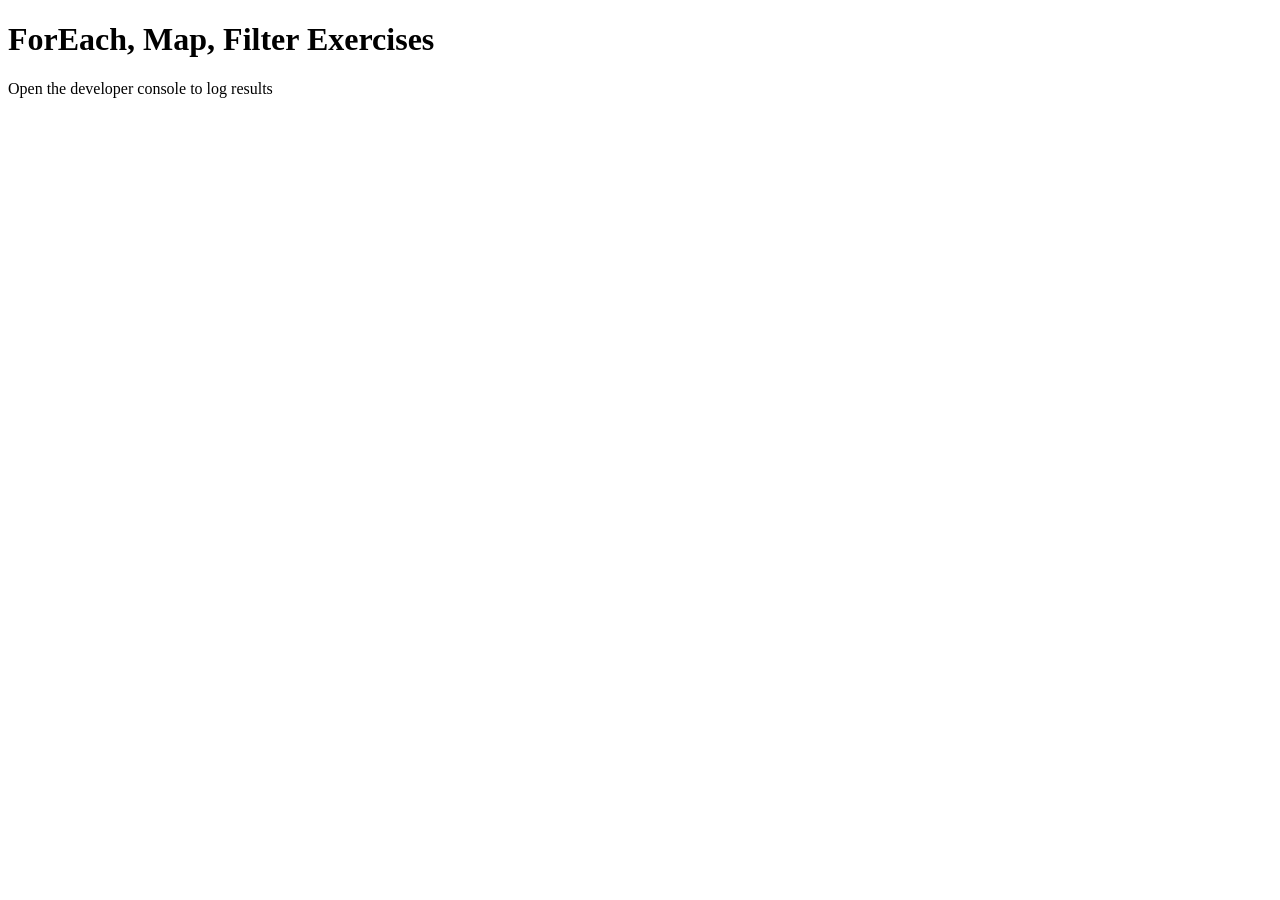
<file: array_methods_forEach_excercise/index.html>
<!DOCTYPE html>
<html lang="en" dir="ltr">
  <head>
    <meta charset="utf-8">
    <title>Exercises</title>
    <script type="text/javascript" src="./forEachExercise.js"></script>
    <script type="text/javascript" src="./mapFilterExercise.js"></script>
  </head>
  <body>
    <h1>ForEach, Map, Filter Exercises</h1>
    <p>Open the developer console to log results</p>
  </body>
</html>
</file>
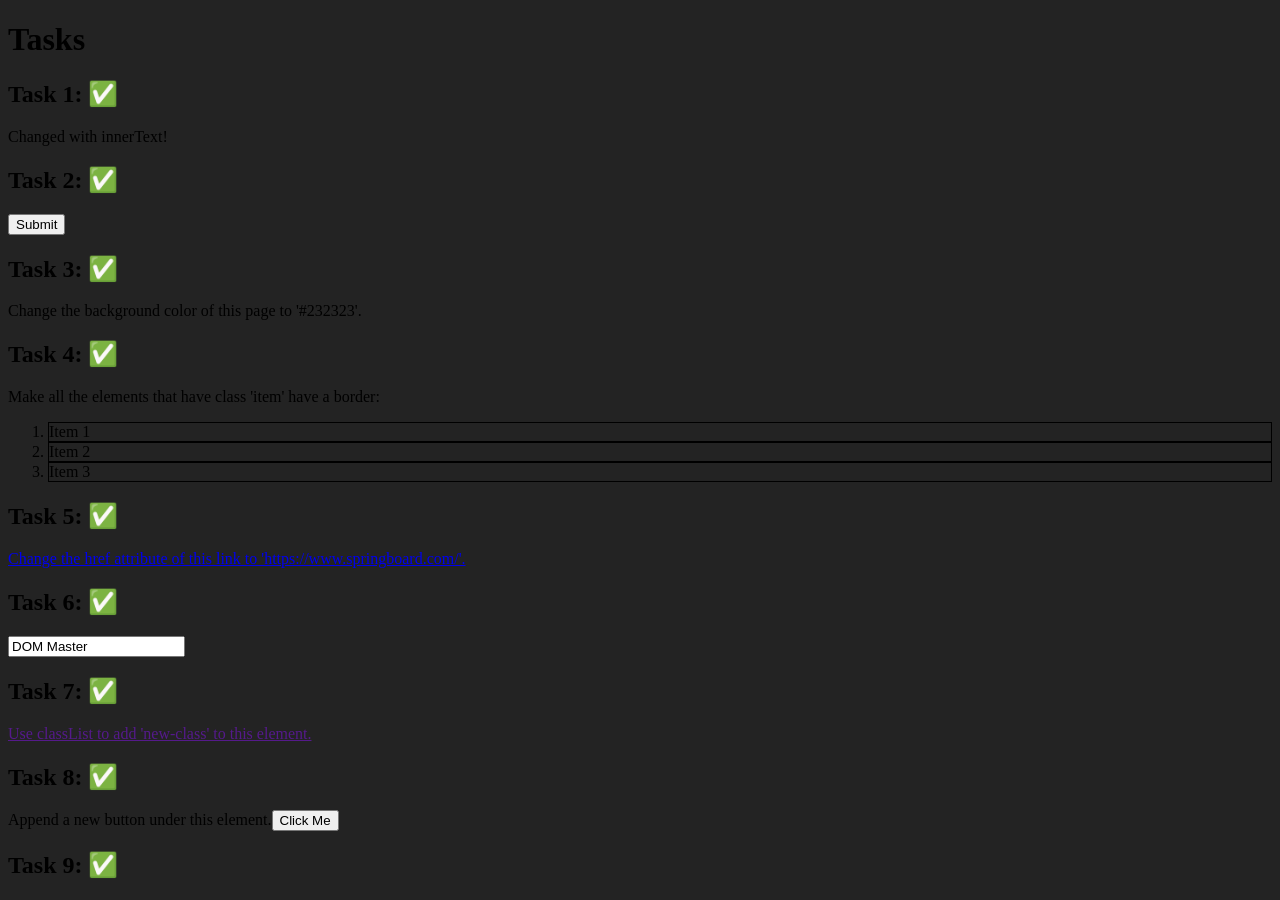
<file: dom_manipulation_exercise/index.html>
<!DOCTYPE html>
<html lang="en">
	<head>
		<meta charset="UTF-8">
		<title>DOM Manipulation Exercise</title>
	</head>
	<body>
		<h1>Tasks</h1>

		<div class="task">
			<h2>Task 1: <span id="test-result-1">❌</span></h2>
			<p id="task1">Use 'innerText' to change this content.</p>
		</div>

		<div class="task">
			<h2>Task 2: <span id="test-result-2">❌</span></h2>
			<p id="task2">Use 'innerHTML' to add a submit button here.</p>
		</div>

		<div class="task">
			<h2>Task 3: <span id="test-result-3">❌</span></h2>
			<p id="task3">Change the background color of this page to '#232323'.</p>
		</div>

		<div class="task">
			<h2>Task 4: <span id="test-result-4">❌</span></h2>
			<p id="task4">Make all the elements that have class 'item' have a border:</p>
			<ol>
				<li class="item">Item 1</li>
				<li class="item">Item 2</li>
				<li class="item">Item 3</li>
			</ol>
		</div>

		<div class="task">
			<h2>Task 5: <span id="test-result-5">❌</span></h2>
			<a id="task5"
			   href="">Change the href attribute of this link to 'https://www.springboard.com/'.</a>
		</div>

		<div class="task">
			<h2>Task 6: <span id="test-result-6">❌</span></h2>
			<input
					id="task6"
					type="text"
					placeholder="Change my value to 'DOM Master'"
					value=""
			/>
		</div>

		<div class="task">
			<h2>Task 7: <span id="test-result-7">❌</span></h2>
			<a
					id="task7"
					href=""
			>Use classList to add 'new-class' to this element.</a>
		</div>

		<div class="task">
			<h2>Task 8: <span id="test-result-8">❌</span></h2>
			<div id="task8">Append a new button under this element.</div>
		</div>

		<div class="task">
			<h2>Task 9: <span id="test-result-9">❌</span></h2>
			<div id="task9">Remove this element.</div>
		</div>

		<script src="reset.js"></script>
		<script src="solution.js"></script>
		<script src="test.js"></script>
	</body>
</html>
</file>
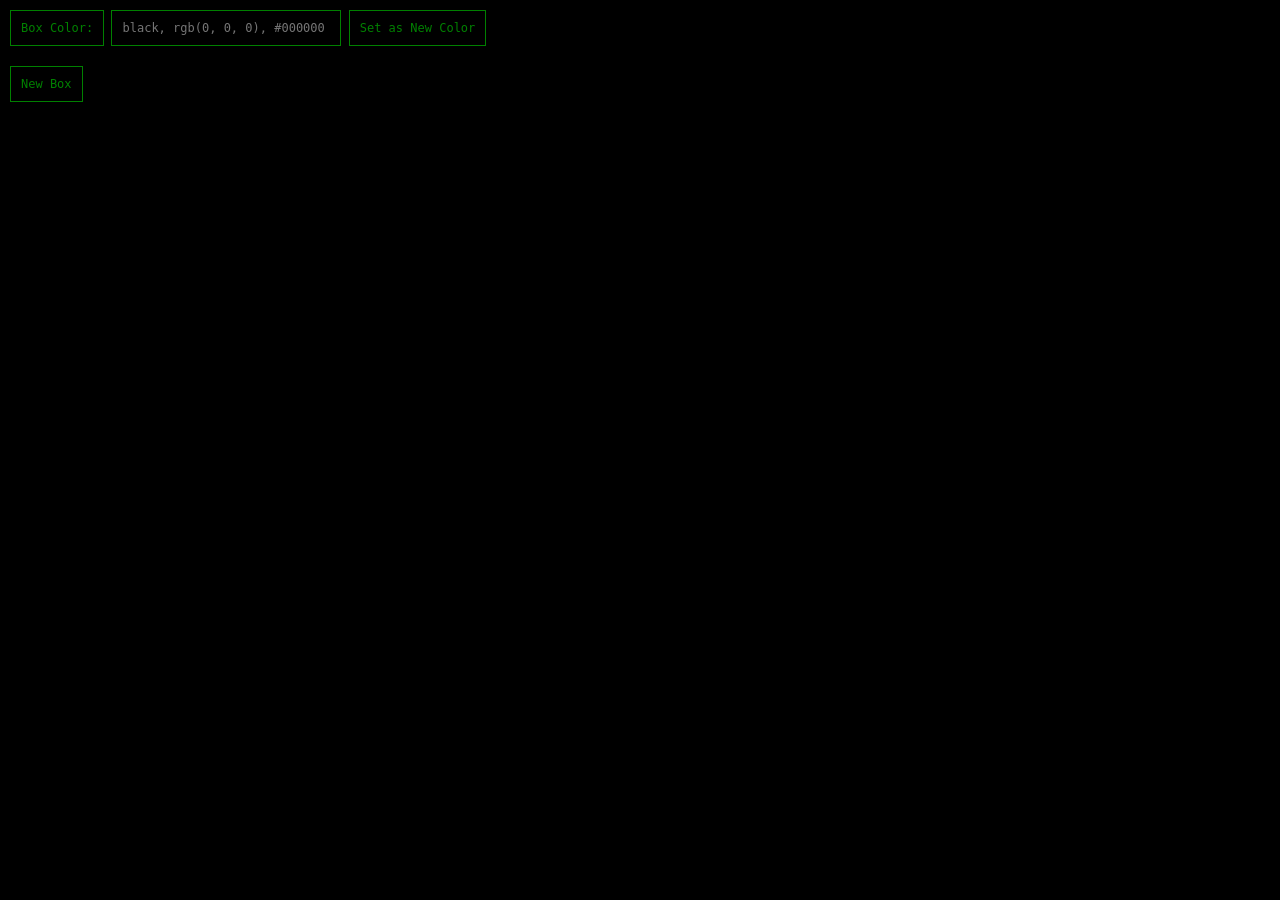
<file: events_exercise/index.html>
<!DOCTYPE html>
<html lang="en">
	<head>
		<meta charset="UTF-8">
		<title>Events Exercise</title>

		<link
				rel="stylesheet"
				href="style.css"
		>
		<script src="script.js"></script>
	</head>
	<body>
		<form id="color-form">
			<label for="color-input">Box Color:</label>
			<input
					type="text"
					id="color-input"
					placeholder="black, rgb(0, 0, 0), #000000"
			>

			<button type="submit">Set as New Color</button>
		</form>

		<button id="new-box-button">New Box</button>

		<div id="box-container">
			<!-- You'll create the boxes here. -->
		</div>
	</body>
</html>
</file>
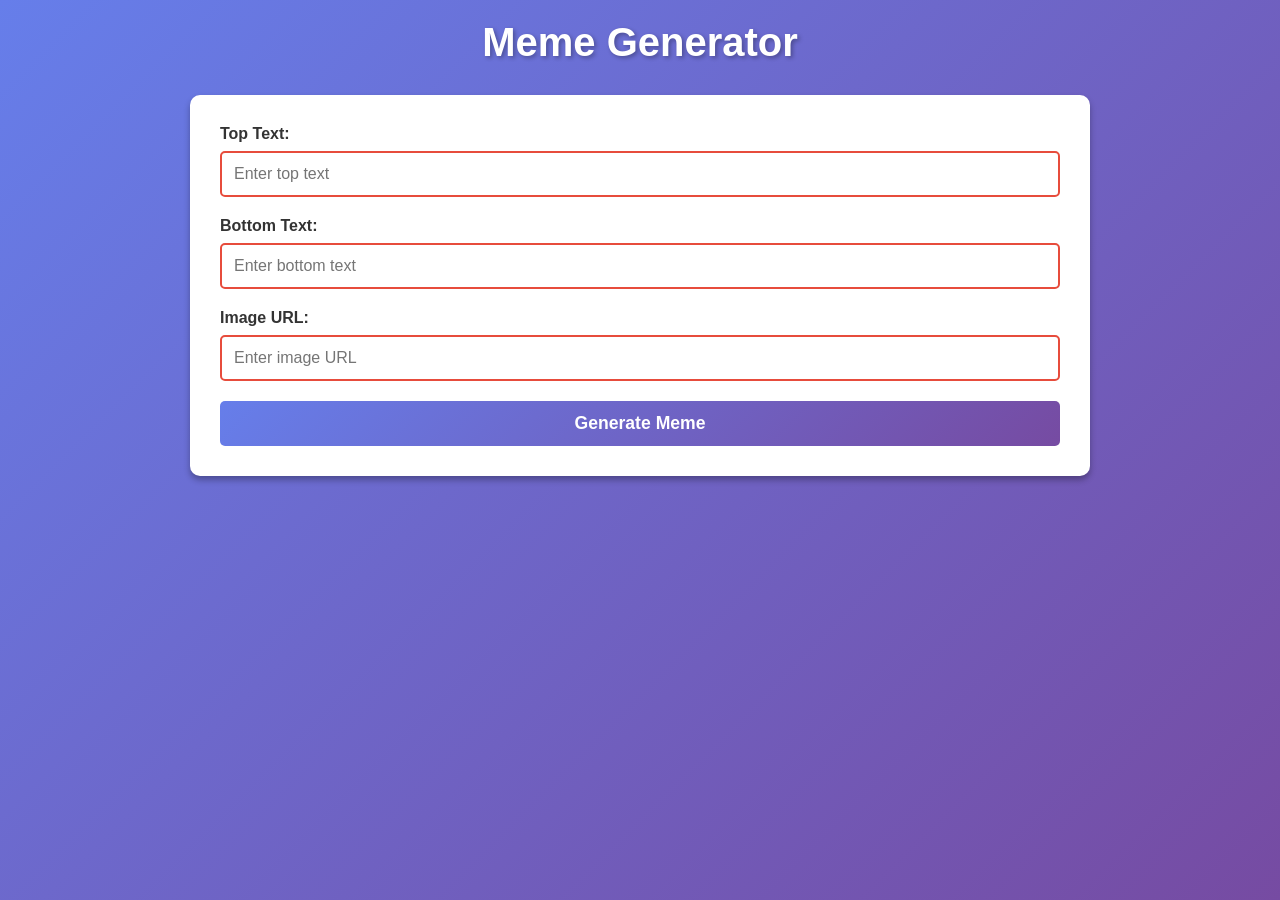
<file: project3/index.html>
<!DOCTYPE html>
<html lang="en">
<head>
    <meta charset="UTF-8">
    <meta name="viewport" content="width=device-width, initial-scale=1.0">
    <title>project 3</title>
    <link rel="stylesheet" href="style.css">
</head>
<body>
  <div class="container">
    <h1>Meme Generator</h1>
    
    <form id="memeForm" class="form">
      <div class="form-group">
        <label for="topText">Top Text:</label>
        <input type="text" id="topText" placeholder="Enter top text" required>
      </div>
      
      <div class="form-group">
        <label for="bottomText">Bottom Text:</label>
        <input type="text" id="bottomText" placeholder="Enter bottom text" required>
      </div>
      
      <div class="form-group">
        <label for="imageUrl">Image URL:</label>
        <input type="url" id="imageUrl" placeholder="Enter image URL" required>
      </div>
      
      <button type="submit" class="submit-btn">Generate Meme</button>
    </form>

    <div id="memesContainer" class="memes-container"></div>
  </div>

  <script src="app.js"></script>
</body>
</html>
</file>
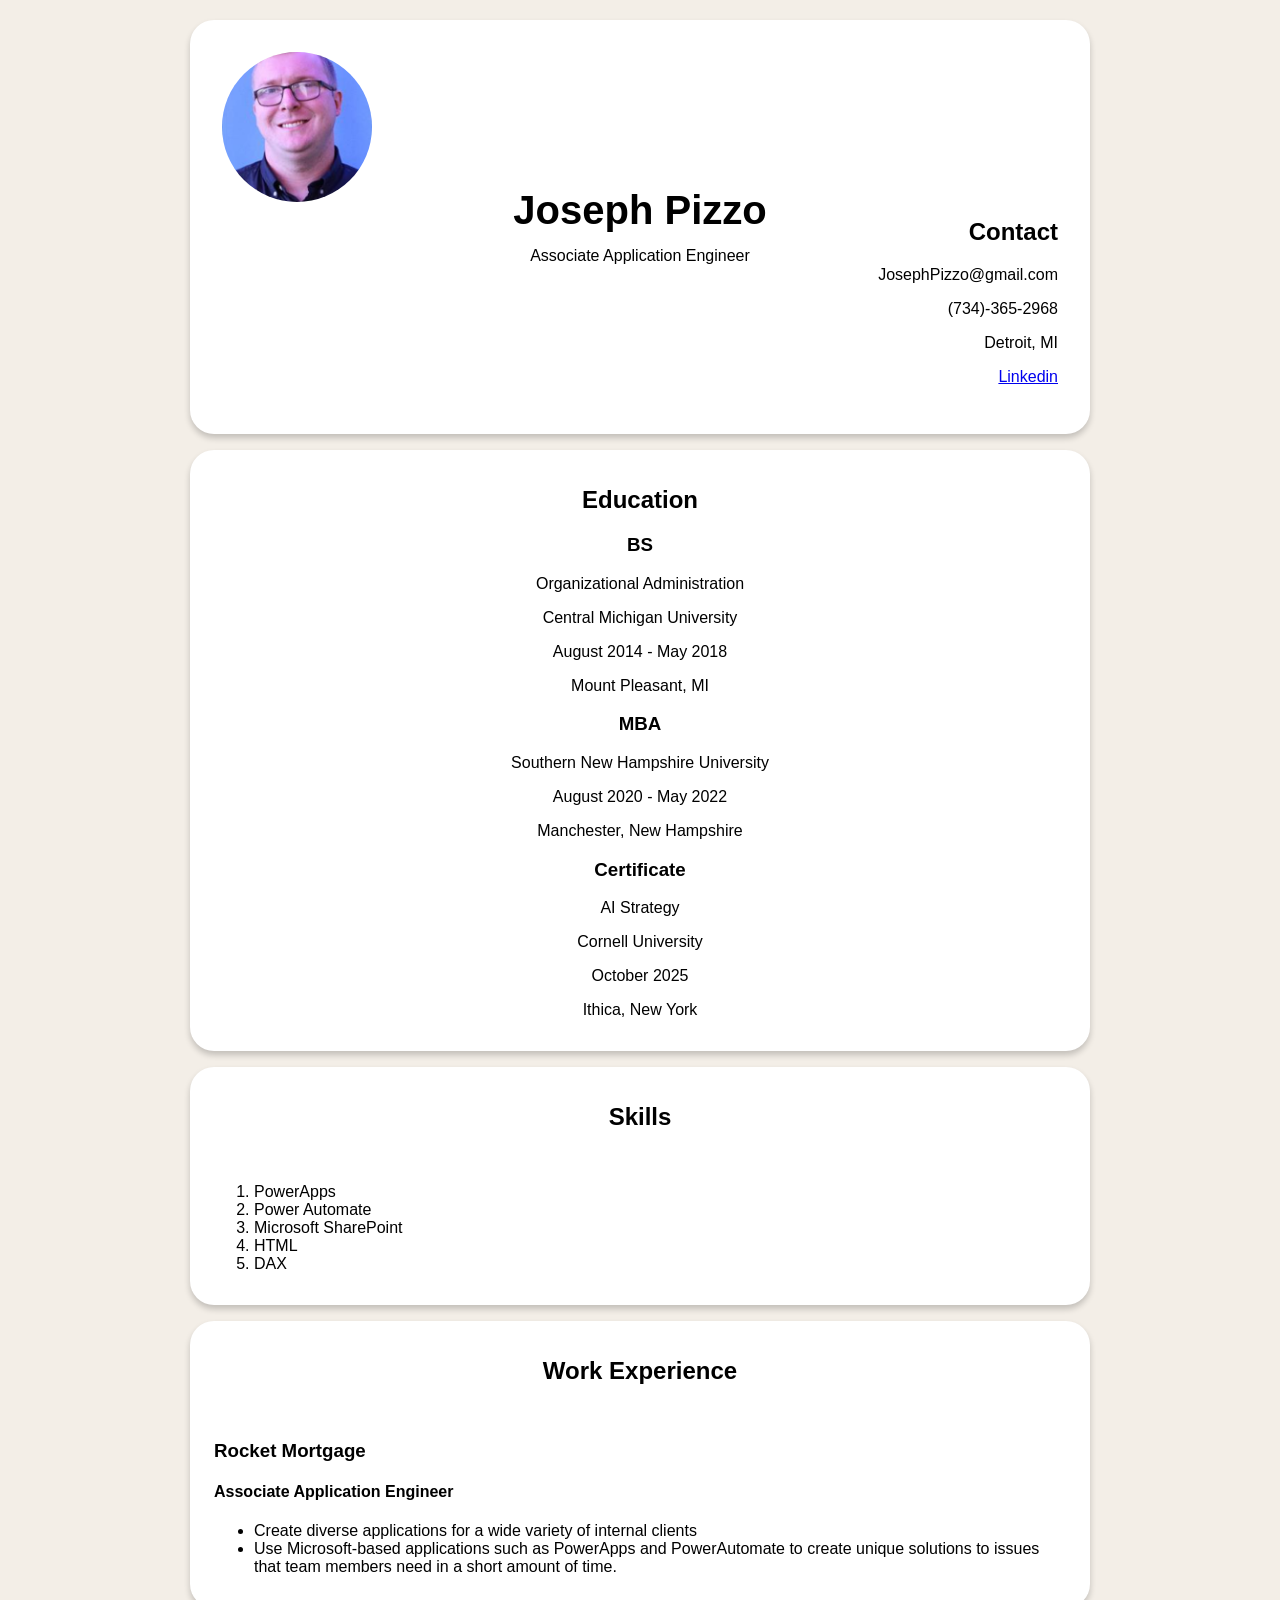
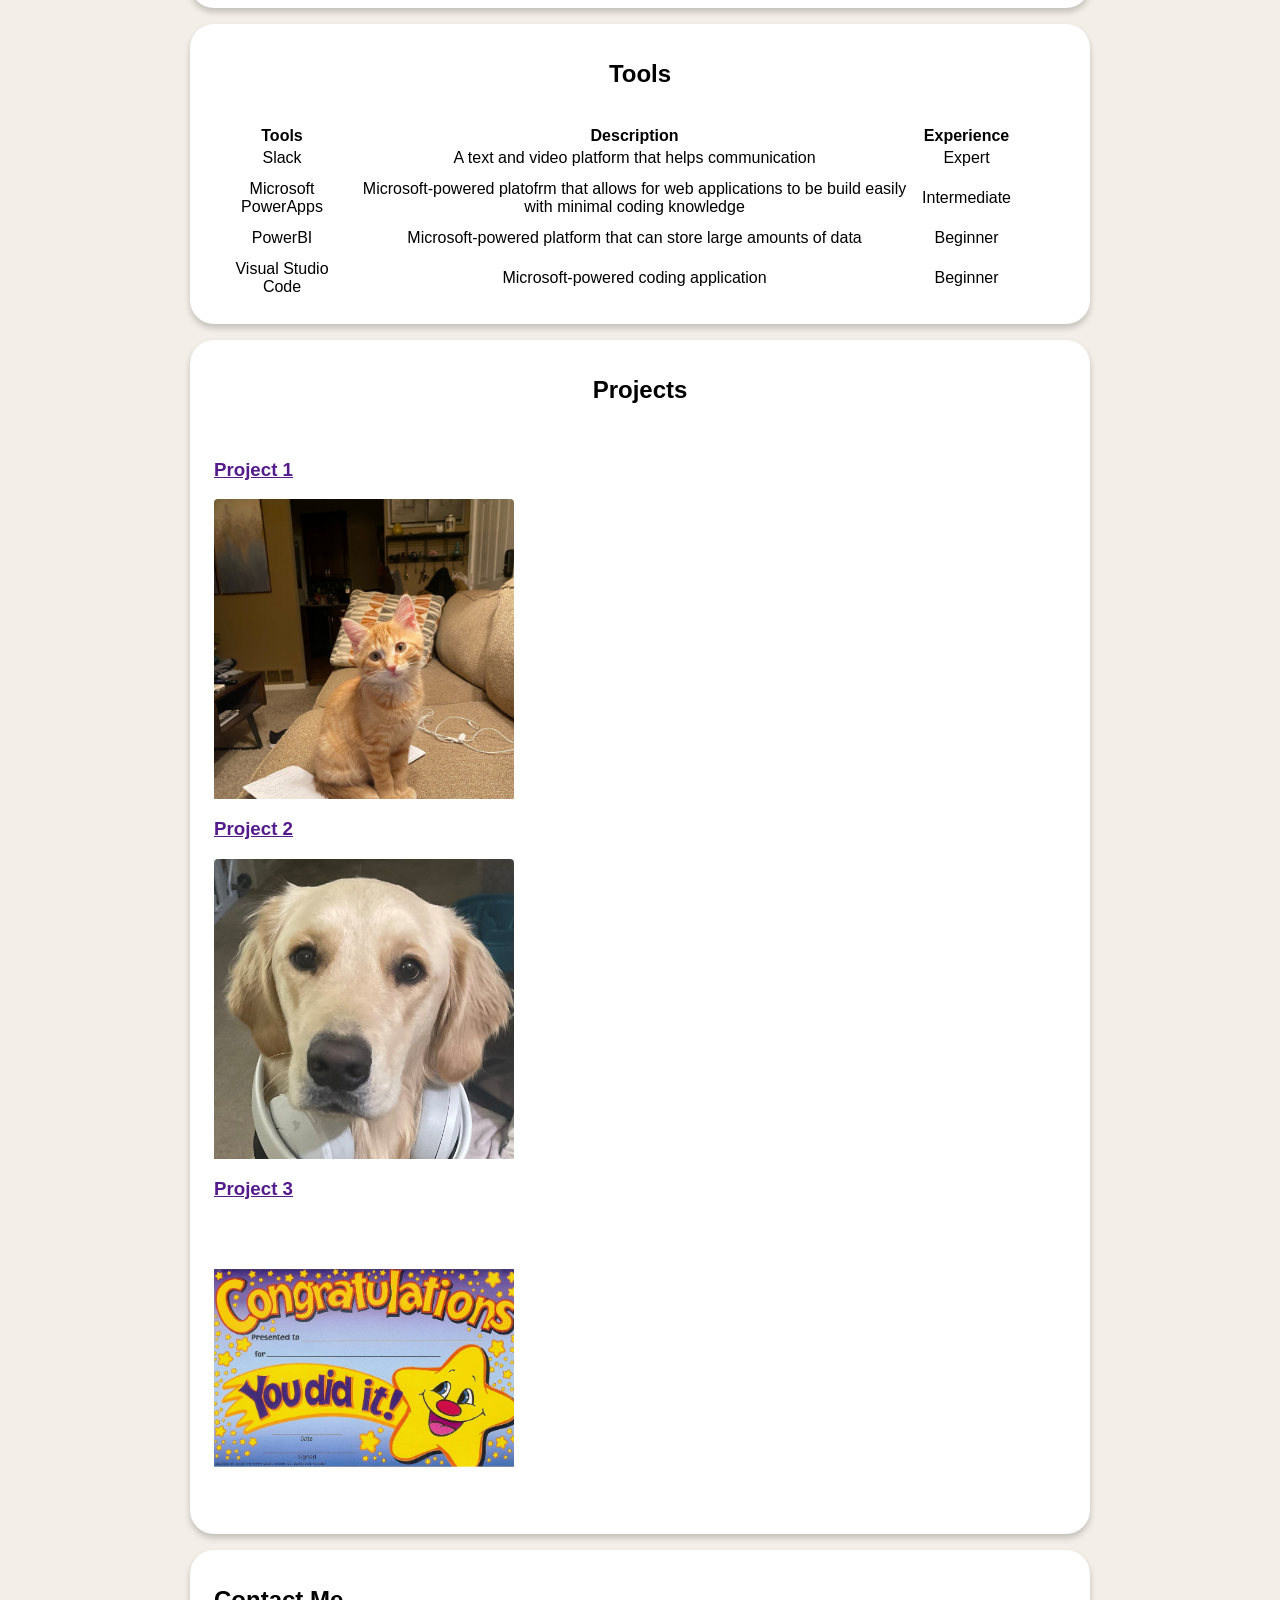
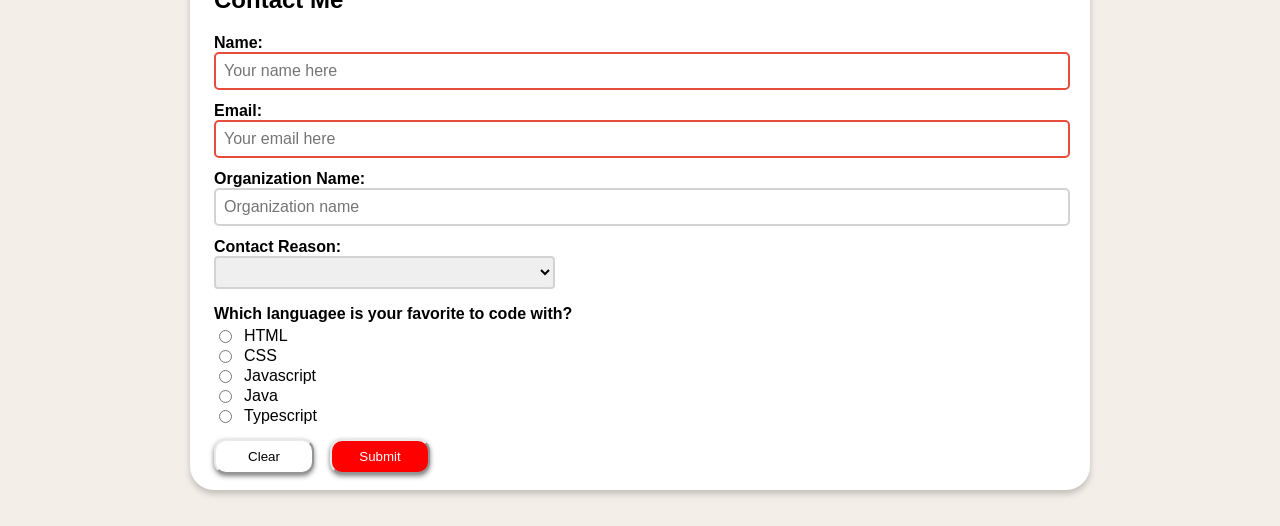
<file: project1/project1__2_2/index.html>
<!DOCTYPE html>
<html lang="en">
<head>
    <meta charset="UTF-8">
    <meta name="viewport" content="width=device-width, initial-scale=1.0">
    <title>Portfolio project</title>
    <link rel="stylesheet" href="style.css">
</head>
<body>
    <div class="container">
        <div class="nav">
            <div class="head-img">
                <img src="../images/sZm0Lh6ghV-official-1562671101880-fclip-w392-h392.jpg">
            </div>
            <div class="nav-name">
                <h1>Joseph Pizzo</h1>
                <p>Associate Application Engineer</p>
            </div>
            <div class="contact-info">
                <h2>Contact</h2>
                <p>JosephPizzo@gmail.com</p>
                <p>(734)-365-2968</p>
                <p>Detroit, MI</p>   
                <p><a href="https://www.linkedin.com/in/pizzojoseph1/">Linkedin</a></p>
            </div>
        </div>
</div>
        

    

    </div>
    <div class="container">
        <div class="questions">
            <h2>Education</h2>
            <div>
                <h3>BS</h3>
                <p>Organizational Administration</p>
                <p>Central Michigan University</p>
                <p>August 2014 - May 2018</p>
                <p>Mount Pleasant, MI</p>
            </div>
            <div>
                <h3>MBA</h3>
                <p>Southern New Hampshire University</p>
                <p>August 2020 - May 2022</p>
                <p>Manchester, New Hampshire</p>
            </div>
            <div>
                <h3>Certificate</h3>
                <p>AI Strategy</p>
                <p>Cornell University</p>
                <p>October 2025</p>
                <p>Ithica, New York</p>
            </div>
        </div>
    </div>
    <div class="container2">
        <div class="questions">
            <div class="container">
                <h2>Skills</h2>
            </div>
            
                <ol>
                    <li>PowerApps</li>
                    <li>Power Automate</li>
                    <li>Microsoft SharePoint</li>
                    <li>HTML</li>
                    <li>DAX</li>
                </ol>
        </div>
    </div>
    <div class="container2">
        <div class="questions">
            <div class="container">
                <h2>Work Experience</h2>
            </div>
            
            <div>
                <h3>Rocket Mortgage</h3>
                <h4>Associate Application Engineer</h4>
                <ul>
                    <li>Create diverse applications for a wide variety of internal clients</li>
                    <li>Use Microsoft-based applications such as PowerApps and PowerAutomate to create unique solutions to issues that team members need in a short amount of time.</li>
                </ul>
            </div>
        </div>
    </div>
    <div class="container2">
        <div class="questions">
            <div class="container">
                <h2>Tools</h2>
            </div>
            
            <div>
                <!-- table element establishes that a table is being input into the html file-->
                <table>
                    <!-- Did not add a caption to this table as the h2 already takes care of the header for this one-->
                     <!-- thead denotes the heading section of the table-->
                    <thead>
                        <!-- tr helps to denote a new table row-->
                        <tr>
                            <!-- th helps to denote that this is going to be a table heading since in the same tr, will be on the same row-->
                            <th>Tools</th>
                            <th>Description</th>
                            <th>Experience</th>
                        </tr>
                    </thead>
                    <!-- tbody helps to denote this will be the body of the table (where a majority of the information will be held)-->
                    <tbody>
                        <tr>
                            <!-- td helps to denote a "basic item" within the table and will not be bolded-->
                            <td>Slack</td>
                            <td>A text and video platform that helps communication</td>
                            <td>Expert</td>
                        </tr>
                        <tr>
                            <td>Microsoft PowerApps</td>
                            <td>Microsoft-powered platofrm that allows for web applications to be build easily with minimal coding knowledge</td>
                            <td>Intermediate</td>
                        </tr>
                        <tr>
                            <td>PowerBI</td>
                            <td>Microsoft-powered platform that can store large amounts of data</td>
                            <td>Beginner</td>
                        </tr>
                        <tr>
                            <td>Visual Studio Code</td>
                            <td>Microsoft-powered coding application</td>
                            <td>Beginner</td>
                        </tr>
                    </tbody>
                </table>
            </div>
        </div>
    </div>
    <div class="container2">
        <div class="questions">
            <div class="container">
                <h2>Projects</h2>
            </div>
            <!-- Project 1 info-->
            <div>
                <h3> <a href="">Project 1</a></h3>
                <div class="img-container">
                    <img src="../images/cat.jpg">
                </div>
                <div>
                    
                </div>
            </div>
            <!-- Project 2 info-->
            <div>
                <h3><a href="">Project 2</a></h3>
                <div class="img-container">
                    <img src="../images/saide.jpg">
                </div>
            </div>
            <!-- Project 3 info-->
            <div>
                <h3><a href="">Project 3</a></h3>
                <div class="img-container">
                    <img src="../images/Achievement.jpg">
                </div>
            </div>
        </div>
    </div>
        <div class="container2">
            <div class="questions">
                <form id="contactMe">
                    <h2>Contact Me</h2>

                    <div class="input-form-group">
                        <label for="user-name">Name:</label>
                        <input type="text" name="user-name" placeholder="Your name here" required>
                    </div>

                    <div class="input-form-group">
                        <label for="user-email">Email:</label>
                        <input type="email" name="user-email" placeholder="Your email here" required>
                    </div>

                    <div class="input-form-group">
                        <label for="user-org">Organization Name:</label>
                        <input type="text" name="user-org" placeholder="Organization name">
                    </div>

                    <div class="dropdown">
                        <label for="contact=Reason">Contact Reason: </label>
                        <select class="custom-dropdown" name="contact-reason" id="">Reason for contact:
                            <option value=""></option>
                            <option value="business">Business</option>
                            <option value="job-placement">Job placement</option>
                            <option value="general-Inquery">General inquery</option>
                        </select>
                    </div>

                    <div class="radio">
                        <label class="radio-label" for="codingQuestion">Which languagee is your favorite to code with?</label>
                        <input class="radio-input" type="radio" name="codingQuestion" value="html">HTML <br>
                        <input class="radio-input" type="radio" name="codingQuestion" value="css">CSS <br>
                        <input class="radio-input" type="radio" name="codingQuestion" value="Javascript">Javascript <br> 
                        <input class="radio-input" type="radio" name="codingQuestion" value="Java">Java <br> 
                        <input class="radio-input" type="radio" name="codingQuestion" value="Typescript">Typescript 
                    </div>
                    <div class="button-container">
                        <button class="button-button" type="button" name="clear">Clear</button>
                        <button class="button-button" type="submit" name="submit">Submit</button>
                    </div>
                </form>
            </div>
        </div>
</body>
</html>
</file>
<file: events_exercise/style.css>
*
{
  font-family: monospace;
  font-size: 12px;
  font-weight: 400;
  box-sizing: border-box;
  margin: 0;
  padding: 0;
}

body
{
  line-height: 1.5;
  color: green;
  background-color: black;
}

button
{
  padding: 10px;
  color: green;
  border: 1px solid green;
  background-color: black;
}

label {
  border: 1px solid green;
  padding: 10px;
}

input
{
  width: 230px;
  padding: 10px;
  color: white;
  border: 1px solid green;
  outline: none;
  background-color: black;
}

#new-box-button
{
  margin: 10px;
}

#color-form
{
  margin: 10px;
}

#box-container
{
  display: flex;
  flex-wrap: wrap;
}

.box
{
  font-family: monospace;
  display: flex;
  align-items: center;
  justify-content: center;
  width: 120px;
  height: 120px;
  margin: 10px;
  border: 1px solid green;
}
</file>
<file: project3/style.css>
* {
  margin: 0;
  padding: 0;
  box-sizing: border-box;
}

body {
  font-family: 'Arial', sans-serif;
  background: linear-gradient(135deg, #667eea 0%, #764ba2 100%);
  min-height: 100vh;
  padding: 20px;
}

.container {
  max-width: 900px;
  margin: 0 auto;
}

h1 {
  text-align: center;
  color: white;
  margin-bottom: 30px;
  font-size: 2.5em;
  text-shadow: 2px 2px 4px rgba(0, 0, 0, 0.3);
}

.form {
  background: white;
  padding: 30px;
  border-radius: 10px;
  box-shadow: 0 4px 6px rgba(0, 0, 0, 0.3);
  margin-bottom: 40px;
}

.form-group {
  margin-bottom: 20px;
}

label {
  display: block;
  margin-bottom: 8px;
  font-weight: bold;
  color: #333;
}

input {
  width: 100%;
  padding: 12px;
  border: 2px solid #ddd;
  border-radius: 5px;
  font-size: 1em;
  transition: border-color 0.3s;
}

input:focus {
  outline: none;
  border-color: #667eea;
  box-shadow: 0 0 5px rgba(102, 126, 234, 0.3);
}

input:hover {
    background-color: rgba(247, 246, 247, 0.8);
}

input:invalid {
  border-color: #e74c3c;
}

.submit-btn {
  width: 100%;
  padding: 12px;
  background: linear-gradient(135deg, #667eea 0%, #764ba2 100%);
  color: white;
  border: none;
  border-radius: 5px;
  font-size: 1.1em;
  font-weight: bold;
  cursor: pointer;
  transition: transform 0.2s, box-shadow 0.2s;
}

.submit-btn:hover {
  transform: translateY(-2px);
  box-shadow: 0 6px 12px rgba(0, 0, 0, 0.3);
}

.submit-btn:active {
  transform: translateY(0);
}

.memes-container {
  display: grid;
  grid-template-columns: repeat(auto-fill, minmax(300px, 1fr));
  gap: 20px;
}

.meme {
  background: white;
  border-radius: 10px;
  overflow: hidden;
  box-shadow: 0 4px 6px rgba(0, 0, 0, 0.3);
  transition: transform 0.3s, box-shadow 0.3s;
  position: relative;
}

.meme:hover {
  transform: translateY(-5px);
  box-shadow: 0 8px 12px rgba(0, 0, 0, 0.3);
}

.meme-image-container {
  position: relative;
  overflow: hidden;
  height: 400px;
  background: #f0f0f0;
}

.meme-image {
  width: 100%;
  display: block;
  height: 400px;
  object-fit: cover;
}

.meme-text {
  position: absolute;
  width: 100%;
  left: 0;
  font-weight: bold;
  color: white;
  text-shadow: 2px 2px 4px rgba(0, 0, 0, 0.7);
  text-align: center;
  font-size: 1.2em;
  padding: 10px;
  word-wrap: break-word;
  white-space: pre-wrap;
}

.top-text {
  top: 10px;
}

.bottom-text {
  bottom: 10px;
}

.delete-btn {
  position: absolute;
  top: 10px;
  right: 10px;
  background: rgba(231, 76, 60, 0.9);
  color: white;
  border: none;
  padding: 8px 12px;
  border-radius: 5px;
  cursor: pointer;
  font-weight: bold;
  transition: background 0.2s;
  z-index: 10;
}

.delete-btn:hover {
  background: rgba(192, 57, 43, 1);
}

@media (max-width: 600px) {
  h1 {
    font-size: 1.8em;
  }

  .form {
    padding: 20px;
  }

  .memes-container {
    grid-template-columns: 1fr;
  }

  .meme-text {
    font-size: 1em;
  }
}
</file>
<file: project1/project1__2_2/style.css>
body {
    font-family: Arial, Helvetica, sans-serif;
    background: 
#f3eee7;
    padding: 12px;
}

.container {
    max-width: 900px;
    text-align: center;
    margin: 0 auto;
    padding-bottom: 16px ;
}

.container2 {
    max-width: 900px;
    margin: 0 auto;
    padding-bottom: 16px;
}

img {
    max-width: 25;
    height: auto;
}

.img-container {
    width: 300px;
    height: 300px;
    overflow: hidden;
}

.img-container img {
    max-width: 100%;
    border-radius: 4px;
}

.head-img {
    height: 150px;
    width: 150px;
    overflow: hidden;
    position: absolute;
    top: 32px;
    left: 32px;
    border-radius: 90px;
    justify-content: center;


}

.head-img img {
    object-fit: cover;
    width: 100%;
    height: 100%;
}

table {
    max-width: 800px;
}

td {
    padding-bottom: 10px
}

thead {
    text-align: center;
}

tbody {
    text-align: center;
}

.questions {
    border-radius: 24px;
    background-color: white;
    padding-top: 16px;
    padding-left: 24px;
    padding-right: 24px;
    padding-bottom: 16px;
    box-shadow: 0 4px 6px rgba(0, 0, 0, 0.2);

}

.nav {
    padding:32px;
    background-color:  white;
    border-radius: 24px;
    box-shadow: 0 4px 6px rgba(0, 0, 0, 0.2);
    position: relative;
    min-height: 350px;
}

.contact-info {
    position: absolute;
    bottom: 32px;
    right:  32px;
    text-align: right;
}

.nav-name {
    position: absolute;
    top: 50%;
    left: 50%;
    text-align: center;
    transform: translate(-50%, -50%);
}

label {
    display: block;
    font-weight: bold;
}

.dropdown {
    margin-bottom: 16px;
}

select {
    padding: 6px;
    width: 40%;
    border-radius: 4px;
    border: 2px solid lightgray;
}


input {
    width: 100%;
    padding: 8px;
    border-radius: 5px;
    font-size: 1em;
    border: 2px solid lightgray;
   
}

input[type="radio"] {
    width: auto;
    display: inline-block;
    vertical-align:  middle;
}

input:hover {
    background-color: rgba(247, 246, 247, 0.8);
}

input:invalid {
    border-color: #e74c3c;
}

input:focus {
    outline: none;
    border-color: gray;
    box-shadow: 0 0 5px rgba(0, 0, 0, 0.3);
}

h1 {
    font-weight: bold;
    font-size: 2.5em;
    line-height: .5em;
}

.input-form-group {
    margin-bottom: 12px;
    padding-right: 16px;
}

.radio-input {
    margin-right: 12px;
    margin-bottom: 4px;
}

.radio-label {
    padding-bottom: 4px;
}

.radio {
    padding-bottom: 12px;
}

.button-container {
    display: flex;
    gap: 16px;
}

.name {
    text-align: center;
}
.button-button {
    padding: 8px;
    width: 100px;
    border-radius: 12px;
    cursor: pointer;
    box-shadow: 0 2px 5px rgba(0, 0, 0, 0.5);
    border-color: #e9e9e9;
}

.button-button:hover {
    transform: translateY(-2px);
    font-size: 1em;
}

.button-button[type="Submit"] {
    background: #FF0000;
    color: white;
}

.button-button[type="Submit"]:hover {
    background: #590213;
    color: white;
}

.button-button[type="Button"] {
    background: white;
}

.button-button[type="Button"]:hover {
    background: lightgray;
}
</file>
